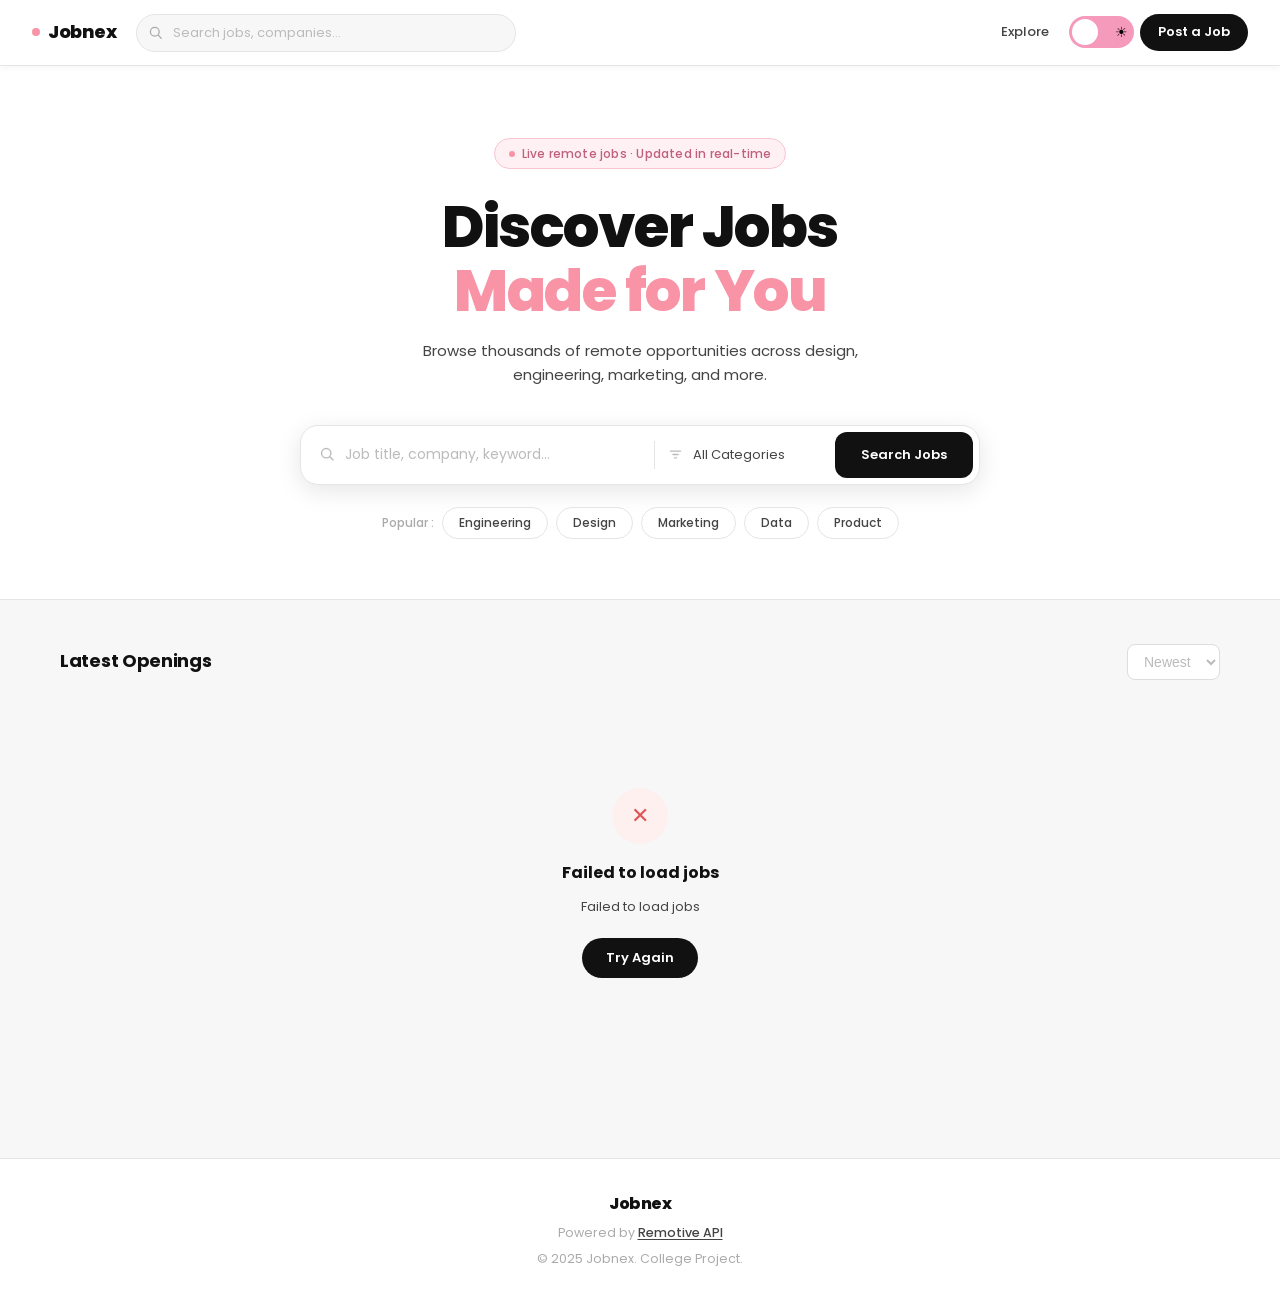
<file: index.html>
<!DOCTYPE html>
<html lang="en">
<head>
  <meta charset="UTF-8" />
  <meta name="viewport" content="width=device-width, initial-scale=1.0"/>
  <title>Jobnex — Remote Job Discovery</title>

  <link rel="stylesheet" href="css/style.css" />

  <link href="https://fonts.googleapis.com/css2?family=Poppins:wght@300;400;500;600;700;800&display=swap" rel="stylesheet"/>
</head>
<body>

  <nav class="navbar">
    <div class="nav-inner">

      <a class="nav-logo" href="#">
        <span class="logo-dot"></span>
        Jobnex
      </a>

      <div class="nav-search-wrap">
        <svg class="nav-search-icon" viewBox="0 0 20 20" fill="none">
          <circle cx="8.5" cy="8.5" r="5.5" stroke="currentColor" stroke-width="1.6"/>
          <path d="M13 13l3.5 3.5" stroke="currentColor" stroke-width="1.6" stroke-linecap="round"/>
        </svg>
        <input
        id="navSearchInput"
        type="text"
        class="nav-search-input"
        placeholder="Search jobs, companies…"
        autocomplete="off"
        oninput="searchJobs()"
        />
      </div>

      <div class="nav-right">
        <a href="#" class="nav-link">Explore</a>
        <label class="theme-toggle">
          <input type="checkbox" id="themeSwitch">
          <span class="slider">
            <span class="icon sun">  ⏾</span>
            <span class="icon moon">☀︎  </span>
          </span>
        </label>
        <a href="post-job.html" class="nav-cta">Post a Job</a>
      </div>

    </div>
  </nav>

  <section class="hero">
    <div class="hero-inner">

      <span class="hero-badge">
        <span class="badge-dot"></span>
        Live remote jobs · Updated in real-time
      </span>

      <h1 class="hero-title">
        Discover Jobs<br/>
        <span class="hero-title-accent">Made for You</span>
      </h1>

      <p class="hero-desc">
        Browse thousands of remote opportunities across design, engineering, marketing, and more.
      </p>

      <div class="hero-search">
        <div class="search-field">
          <svg class="field-icon" viewBox="0 0 20 20" fill="none">
            <circle cx="8.5" cy="8.5" r="5.5" stroke="currentColor" stroke-width="1.7"/>
            <path d="M13 13l3.5 3.5" stroke="currentColor" stroke-width="1.7" stroke-linecap="round"/>
          </svg>
          <input
            id="searchInput"
            type="text"
            class="search-input"
            placeholder="Job title, company, keyword…"
            autocomplete="off"
          />
        </div>

        <div class="search-divider"></div>

        <div class="search-field search-field--select">
          <svg class="field-icon" viewBox="0 0 20 20" fill="none">
            <path d="M4 6h12M7 10h6M9 14h2" stroke="currentColor" stroke-width="1.7" stroke-linecap="round"/>
          </svg>
          <select id="categoryFilter" class="search-select">
            <option value="">All Categories</option>
            <option value="software-dev">Software Dev</option>
            <option value="marketing">Marketing</option>
            <option value="design">Design</option>
            <option value="customer-support">Customer Support</option>
            <option value="sales">Sales</option>
            <option value="product">Product</option>
            <option value="data">Data</option>
            <option value="devops">DevOps / Sysadmin</option>
            <option value="finance">Finance / Legal</option>
            <option value="writing">Writing</option>
            <option value="qa">QA</option>
            <option value="hr">HR</option>
          </select>
        </div>

        <button class="search-btn" id="searchBtn">
          Search Jobs
        </button>
      </div>

      <div class="quick-filters">
        <span class="qf-label">Popular :</span>
        <button class="qf-pill" data-cat="software-dev">Engineering</button>
        <button class="qf-pill" data-cat="design">Design</button>
        <button class="qf-pill" data-cat="marketing">Marketing</button>
        <button class="qf-pill" data-cat="data">Data</button>
        <button class="qf-pill" data-cat="product">Product</button>
      </div>

    </div>
  </section>

  <main class="main-content">
    <div class="main-inner">

      <div class="results-header" id="resultsHeader">
        <div class="results-left">
          <h2 class="results-title">Latest Openings</h2>
          <span class="results-count" id="jobCount"></span>
        </div>
        <select id="sortOption" class="results-note" onchange="searchJobs()">
          <option value="newest">Newest</option>
          <option value="oldest">Oldest</option>
        </select>
      </div>

      <div class="loading-state" id="loadingState">
        <div class="skeleton-grid">
          <div class="skeleton-card"><div class="sk-logo"></div><div class="sk-line sk-line--lg"></div><div class="sk-line sk-line--md"></div><div class="sk-tags"><div class="sk-tag"></div><div class="sk-tag"></div></div></div>
          <div class="skeleton-card"><div class="sk-logo"></div><div class="sk-line sk-line--lg"></div><div class="sk-line sk-line--md"></div><div class="sk-tags"><div class="sk-tag"></div><div class="sk-tag"></div></div></div>
          <div class="skeleton-card"><div class="sk-logo"></div><div class="sk-line sk-line--lg"></div><div class="sk-line sk-line--md"></div><div class="sk-tags"><div class="sk-tag"></div><div class="sk-tag"></div></div></div>
          <div class="skeleton-card"><div class="sk-logo"></div><div class="sk-line sk-line--lg"></div><div class="sk-line sk-line--md"></div><div class="sk-tags"><div class="sk-tag"></div><div class="sk-tag"></div></div></div>
          <div class="skeleton-card"><div class="sk-logo"></div><div class="sk-line sk-line--lg"></div><div class="sk-line sk-line--md"></div><div class="sk-tags"><div class="sk-tag"></div><div class="sk-tag"></div></div></div>
          <div class="skeleton-card"><div class="sk-logo"></div><div class="sk-line sk-line--lg"></div><div class="sk-line sk-line--md"></div><div class="sk-tags"><div class="sk-tag"></div><div class="sk-tag"></div></div></div>
        </div>
      </div>

      <div class="error-state hidden" id="errorState">
        <div class="state-icon state-icon--error">✕</div>
        <h3>Failed to load jobs</h3>
        <p id="errorMessage">Please check your connection and try again.</p>
        <button class="retry-btn" id="retryBtn">Try Again</button>
      </div>

      <div class="empty-state hidden" id="emptyState">
        <div class="state-icon">⊘</div>
        <h3>No jobs found</h3>
        <p>Try different keywords or browse all categories.</p>
      </div>

      <div class="jobs-grid" id="jobsGrid"></div>

    </div>
  </main>

  <footer class="site-footer">
    <div class="footer-inner">
      <span class="footer-logo">Jobnex</span>
      <p>Powered by <a href="https://remotive.com" target="_blank">Remotive API</a></p>
      <p class="footer-copy">© 2025 Jobnex. College Project.</p>
    </div>
  </footer>

   <script type="module" src="js/main.js"></script>
</body>
</html>
</file>
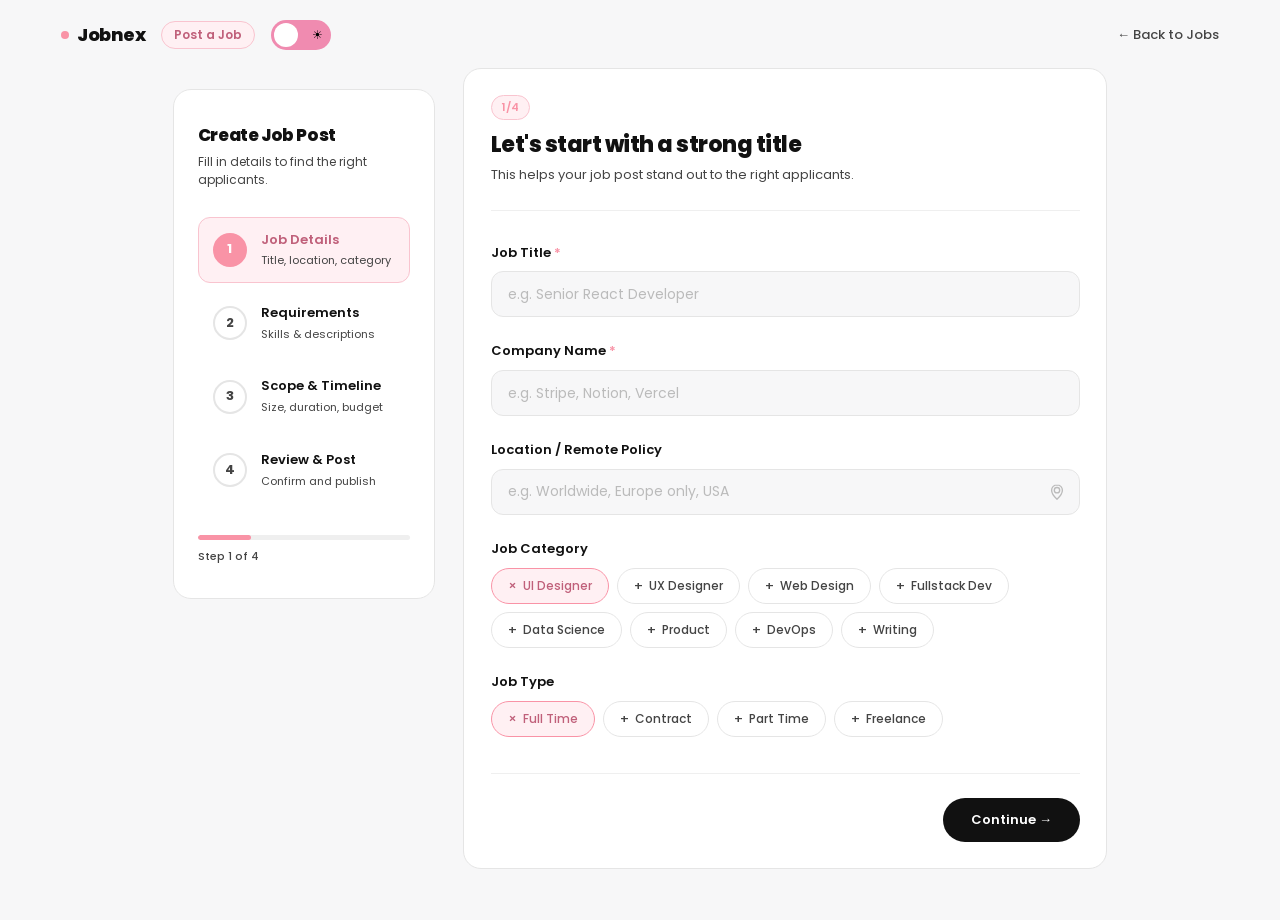
<file: post-job.html>
<!DOCTYPE html>
<html lang="en">
<head>
  <meta charset="UTF-8"/>
  <meta name="viewport" content="width=device-width, initial-scale=1.0"/>
  <title>Post a Job — Jobnex</title>
  <link rel="stylesheet" href="css/post-job.css"/>
  <link href="https://fonts.googleapis.com/css2?family=Poppins:wght@300;400;500;600;700;800&display=swap" rel="stylesheet"/>
</head>
<body>

  <div class="nav-inner">
    <a class="nav-logo" href="index.html">
      <span class="logo-dot"></span>
      Jobnex
    </a>

    <span class="nav-tag">Post a Job</span>

    <label class="theme-toggle">
      <input type="checkbox" id="themeSwitch">
      <span class="slider">
        <span class="icon sun">⏾</span>
        <span class="icon moon">☀︎</span>
      </span>
    </label>
    <a href="index.html" class="nav-back">← Back to Jobs</a>
  </div>
 
  <div class="page-wrap">

    <aside class="sidebar">
      <h2 class="sidebar-title">Create Job Post</h2>
      <p class="sidebar-sub">Fill in details to find the right applicants.</p>
 
      <ul class="steps-list">
        <li class="step active" data-step="1">
          <div class="step-circle">1</div>
          <div class="step-info">
            <span class="step-label">Job Details</span>
            <span class="step-desc">Title, location, category</span>
          </div>
        </li>
        <li class="step" data-step="2">
          <div class="step-circle">2</div>
          <div class="step-info">
            <span class="step-label">Requirements</span>
            <span class="step-desc">Skills & descriptions</span>
          </div>
        </li>
        <li class="step" data-step="3">
          <div class="step-circle">3</div>
          <div class="step-info">
            <span class="step-label">Scope & Timeline</span>
            <span class="step-desc">Size, duration, budget</span>
          </div>
        </li>
        <li class="step" data-step="4">
          <div class="step-circle">4</div>
          <div class="step-info">
            <span class="step-label">Review & Post</span>
            <span class="step-desc">Confirm and publish</span>
          </div>
        </li>
      </ul>
 
      <div class="progress-wrap">
        <div class="progress-bar">
          <div class="progress-fill" id="progressFill"></div>
        </div>
        <span class="progress-label" id="progressLabel">Step 1 of 4</span>
      </div>
    </aside>
 
    <main class="form-area">
 
      <section class="form-step active" id="step1">
        <div class="step-header">
          <span class="step-counter">1/4</span>
          <h1 class="step-title">Let's start with a strong title</h1>
          <p class="step-hint">This helps your job post stand out to the right applicants.</p>
        </div>
 
        <div class="form-group">
          <label class="form-label">Job Title <span class="req">*</span></label>
          <input type="text" class="form-input" id="jobTitle" placeholder="e.g. Senior React Developer"/>
        </div>
 
        <div class="form-group">
          <label class="form-label">Company Name <span class="req">*</span></label>
          <input type="text" class="form-input" id="companyName" placeholder="e.g. Stripe, Notion, Vercel"/>
        </div>
 
        <div class="form-group">
          <label class="form-label">Location / Remote Policy</label>
          <div class="input-icon-wrap">
            <input type="text" class="form-input" id="jobLocation" placeholder="e.g. Worldwide, Europe only, USA"/>
            <svg class="input-icon" viewBox="0 0 20 20" fill="none">
              <circle cx="10" cy="8" r="3" stroke="currentColor" stroke-width="1.5"/>
              <path d="M10 2C6.686 2 4 4.686 4 8c0 4.5 6 10 6 10s6-5.5 6-10c0-3.314-2.686-6-6-6z" stroke="currentColor" stroke-width="1.5"/>
            </svg>
          </div>
        </div>
 
        <div class="form-group">
          <label class="form-label">Job Category</label>
          <div class="pills-wrap" id="categoryPills">
            <button class="pill active" data-val="software-dev">UI Designer</button>
            <button class="pill" data-val="design">UX Designer</button>
            <button class="pill" data-val="marketing">Web Design</button>
            <button class="pill" data-val="software-dev">Fullstack Dev</button>
            <button class="pill" data-val="data">Data Science</button>
            <button class="pill" data-val="product">Product</button>
            <button class="pill" data-val="devops">DevOps</button>
            <button class="pill" data-val="writing">Writing</button>
          </div>
        </div>
 
        <div class="form-group">
          <label class="form-label">Job Type</label>
          <div class="pills-wrap">
            <button class="pill active" data-val="full_time">Full Time</button>
            <button class="pill" data-val="contract">Contract</button>
            <button class="pill" data-val="part_time">Part Time</button>
            <button class="pill" data-val="freelance">Freelance</button>
          </div>
        </div>
 
        <div class="form-nav">
          <span></span>
          <button class="btn-next" onclick="goToStep(2)">Continue →</button>
        </div>
      </section>
 
      <section class="form-step" id="step2">
        <div class="step-header">
          <span class="step-counter">2/4</span>
          <h1 class="step-title">What are the main requirements?</h1>
          <p class="step-hint">This helps your job post stand out to the right applicants.</p>
        </div>
 
        <div class="form-group">
          <label class="form-label">Job Description <span class="req">*</span></label>
          <textarea class="form-textarea" id="jobDesc" placeholder="Describe the role, responsibilities, and what makes it exciting…" rows="5"></textarea>
        </div>
 
        <div class="form-group">
          <label class="form-label">Required Skills</label>
          <div class="tag-input-wrap">
            <input type="text" class="form-input" id="skillInput" placeholder="Type a skill and press Enter…"/>
            <div class="tag-list" id="tagList"></div>
          </div>
        </div>
 
        <div class="form-group">
          <label class="form-label">Popular Requirements</label>
          <div class="pills-wrap" id="reqPills">
            <button class="pill active" data-val="fulltime">Fulltime</button>
            <button class="pill active" data-val="product-team">Product Team</button>
            <button class="pill" data-val="agency">Agency</button>
            <button class="pill" data-val="startup">Startup</button>
            <button class="pill" data-val="remote">Remote First</button>
          </div>
        </div>
 
        <div class="form-group">
          <label class="form-label">Experience Level</label>
          <select class="form-select">
            <option value="">Select level…</option>
            <option>Entry Level (0–2 years)</option>
            <option>Mid Level (2–5 years)</option>
            <option>Senior Level (5+ years)</option>
            <option>Lead / Manager</option>
          </select>
        </div>
 
        <div class="form-nav">
          <button class="btn-back" onclick="goToStep(1)">← Back</button>
          <button class="btn-next" onclick="goToStep(3)">Continue →</button>
        </div>
      </section>
 
      <section class="form-step" id="step3">
        <div class="step-header">
          <span class="step-counter">3/4</span>
          <h1 class="step-title">Estimate the scope of your job</h1>
          <p class="step-hint">This helps us recommend the right applicants for your role.</p>
        </div>
 
        <div class="form-group">
          <label class="form-label">Project Size</label>
          <div class="radio-cards">
            <label class="radio-card">
              <input type="radio" name="size" value="small" checked/>
              <div class="radio-body">
                <span class="radio-title">Small</span>
                <span class="radio-desc">Quick tasks, under 1 month</span>
              </div>
            </label>
            <label class="radio-card">
              <input type="radio" name="size" value="medium"/>
              <div class="radio-body">
                <span class="radio-title">Medium</span>
                <span class="radio-desc">1–3 month projects</span>
              </div>
            </label>
            <label class="radio-card">
              <input type="radio" name="size" value="large"/>
              <div class="radio-body">
                <span class="radio-title">Large</span>
                <span class="radio-desc">Longer term or complex</span>
              </div>
            </label>
          </div>
        </div>
 
        <div class="form-group">
          <label class="form-label">Salary Range (per year)</label>
          <div class="range-row">
            <input type="text" class="form-input" placeholder="Min e.g. $60,000"/>
            <span class="range-sep">—</span>
            <input type="text" class="form-input" placeholder="Max e.g. $120,000"/>
          </div>
        </div>
 
        <div class="form-group">
          <label class="form-label">Application Deadline</label>
          <input type="date" class="form-input" id="deadline"/>
        </div>
 
        <div class="form-group">
          <label class="form-label">Company Website</label>
          <input type="url" class="form-input" placeholder="https://yourcompany.com"/>
        </div>
 
        <div class="form-nav">
          <button class="btn-back" onclick="goToStep(2)">← Back</button>
          <button class="btn-next" onclick="goToStep(4)">Continue →</button>
        </div>
      </section>
 
      <section class="form-step" id="step4">
        <div class="step-header">
          <span class="step-counter">4/4</span>
          <h1 class="step-title">Review & publish your job</h1>
          <p class="step-hint">Check everything looks good before going live.</p>
        </div>
 
        <div class="review-card">
          <div class="review-row">
            <span class="review-key">Job Title</span>
            <span class="review-val" id="rv-title">—</span>
          </div>
          <div class="review-row">
            <span class="review-key">Company</span>
            <span class="review-val" id="rv-company">—</span>
          </div>
          <div class="review-row">
            <span class="review-key">Location</span>
            <span class="review-val" id="rv-location">—</span>
          </div>
          <div class="review-row">
            <span class="review-key">Description</span>
            <span class="review-val" id="rv-desc">—</span>
          </div>
        </div>
 
        <div class="form-group" style="margin-top:24px">
          <label class="checkbox-wrap">
            <input type="checkbox" id="agreeTerms"/>
            <span class="checkbox-label">I agree to the <a href="#">Terms of Service</a> and confirm this job posting is legitimate.</span>
          </label>
        </div>
 
        <div class="form-nav">
          <button class="btn-back" onclick="goToStep(3)">← Back</button>
          <button class="btn-submit" id="submitBtn" onclick="submitForm()"> Publish Job</button>
        </div>
      </section>
 
      <section class="form-step" id="stepSuccess">
        <div class="success-wrap">
          <div class="success-icon">✓</div>
          <h2 class="success-title">Job Posted Successfully!</h2>
          <p class="success-msg">Your job is now live on Jobnex. Applicants can start applying right away.</p>
          <a href="index.html" class="btn-next" style="text-decoration:none; display:inline-block; margin-top:8px;">← Back to Jobnex</a>
        </div>
      </section>
 
    </main>
    </div>

  <script src="js/post-job.js"></script>
  
</body>
</html>
</file>
<file: css/style.css>
:root {
  --black:        #111111;
  --black-soft:   #1e1e1e;
  --black-muted:  #444444;
  --white:        #ffffff;
  --off-white:    #f7f7f8;
  --light-gray:   #efefef;
  --border:       #e5e5e5;
  --pink:         #ffb6c1;
  --pink-deep:    #f993a6;
  --pink-subtle:  #fff0f3;
  --shadow-sm:    0 2px 10px rgba(0,0,0,0.07);
  --shadow-md:    0 6px 24px rgba(0,0,0,0.10);
  --shadow-lg:    0 12px 40px rgba(0,0,0,0.13);
  --radius:       12px;
  --radius-lg:    18px;
  --radius-full:  999px;
  --transition:   0.22s cubic-bezier(0.4, 0, 0.2, 1);
  --font:         'Poppins', sans-serif;
  --nav-h:        66px;
}

*, *::before, *::after { box-sizing: border-box; margin: 0; padding: 0; }
html { scroll-behavior: smooth; -webkit-font-smoothing: antialiased; }
img  { display: block; max-width: 100%; }

body {
  font-family: var(--font);
  font-size: 14px;
  background: var(--off-white);
  color: var(--black);
  line-height: 1.6;
}

a { color: inherit; text-decoration: none; }


.navbar {
  position: sticky;
  top: 0;
  z-index: 200;
  height: var(--nav-h);
  background: var(--white);
  border-bottom: 1px solid var(--border);
  box-shadow: 0 1px 8px rgba(0,0,0,0.05);
}

.company-logo {
  width: 46px;
  height: 46px;
  border-radius: 10px;
  object-fit: contain;
  background: #fff;
  border: 1px solid #eee;
  padding: 4px;
}

.logo-placeholder {
  width: 46px;
  height: 46px;
  border-radius: 10px;
  background: linear-gradient(135deg, #ffd6de, #ffb6c1);
  display: flex;
  align-items: center;
  justify-content: center;
  font-weight: 700;
  color: #a33a55;
}
.nav-inner {
  max-width: 1280px;
  margin: 0 auto;
  height: 100%;
  padding: 0 28px;
  display: flex;
  align-items: center;
  gap: 20px;
}

.nav-logo {
  display: flex;
  align-items: center;
  gap: 8px;
  font-size: 18px;
  font-weight: 800;
  letter-spacing: -0.5px;
  color: var(--black);
  white-space: nowrap;
  flex-shrink: 0;
}

.logo-dot {
  width: 8px;
  height: 8px;
  border-radius: 50%;
  background: var(--pink-deep);
  flex-shrink: 0;
}

.nav-search-wrap {
  flex: 1;
  max-width: 380px;
  position: relative;
  display: flex;
  align-items: center;
}

.nav-search-icon {
  position: absolute;
  left: 12px;
  width: 16px;
  height: 16px;
  color: #aaa;
  pointer-events: none;
}

.nav-search-input {
  width: 100%;
  height: 38px;
  padding: 0 14px 0 36px;
  background: var(--off-white);
  border: 1.5px solid var(--border);
  border-radius: var(--radius-full);
  font-family: var(--font);
  font-size: 13px;
  color: var(--black);
  outline: none;
  transition: border-color var(--transition), box-shadow var(--transition);
}

.nav-search-input::placeholder { color: #bbb; }

.nav-search-input:focus {
  border-color: var(--pink-deep);
  box-shadow: 0 0 0 3px rgba(249, 147, 166, 0.18);
  background: var(--white);
}

.nav-right {
  margin-left: auto;
  display: flex;
  align-items: center;
  gap: 6px;
  flex-shrink: 0;
}

.nav-link {
  padding: 8px 14px;
  border-radius: var(--radius-full);
  font-size: 13px;
  font-weight: 500;
  color: var(--black-muted);
  transition: color var(--transition), background var(--transition);
}

.nav-link:hover {
  color: var(--black);
  background: var(--light-gray);
}

.nav-cta {
  padding: 8px 18px;
  background: var(--black);
  color: var(--white);
  border: none;
  border-radius: var(--radius-full);
  font-family: var(--font);
  font-size: 13px;
  font-weight: 600;
  cursor: pointer;
  transition: background var(--transition), color var(--transition), transform var(--transition);
}

.nav-cta:hover {
  background: var(--pink);
  color: var(--black);
  transform: translateY(-1px);
}

.hero {
  background: var(--white);
  border-bottom: 1px solid var(--border);
  padding: 72px 28px 60px;
}

.hero-inner {
  max-width: 720px;
  margin: 0 auto;
  text-align: center;
}

.hero-badge {
  display: inline-flex;
  align-items: center;
  gap: 7px;
  background: var(--pink-subtle);
  color: #c0607a;
  border: 1px solid #f9c4cf;
  border-radius: var(--radius-full);
  padding: 5px 14px;
  font-size: 12px;
  font-weight: 500;
  margin-bottom: 26px;
  letter-spacing: 0.2px;
}

.badge-dot {
  width: 6px;
  height: 6px;
  border-radius: 50%;
  background: var(--pink-deep);
  animation: pulse 1.8s ease infinite;
}

@keyframes pulse {
  0%, 100% { opacity: 1; transform: scale(1); }
  50%       { opacity: 0.5; transform: scale(0.8); }
}

.hero-title {
  font-size: clamp(34px, 5.5vw, 58px);
  font-weight: 800;
  line-height: 1.1;
  letter-spacing: -1.5px;
  color: var(--black);
  margin-bottom: 16px;
}

.hero-title-accent {
  color: var(--pink-deep);
}

.hero-desc {
  font-size: 15px;
  color: var(--black-muted);
  margin-bottom: 38px;
  font-weight: 400;
  max-width: 520px;
  margin-left: auto;
  margin-right: auto;
}

.hero-search {
  display: flex;
  align-items: center;
  background: var(--white);
  border: 1.5px solid var(--border);
  border-radius: var(--radius-lg);
  box-shadow: var(--shadow-md);
  overflow: hidden;
  padding: 6px;
  gap: 0;
  max-width: 680px;
  margin: 0 auto 22px;
  transition: box-shadow var(--transition), border-color var(--transition);
}

.hero-search:focus-within {
  border-color: var(--pink-deep);
  box-shadow: 0 6px 28px rgba(249, 147, 166, 0.2);
}

.search-field {
  flex: 1;
  position: relative;
  display: flex;
  align-items: center;
}

.field-icon {
  position: absolute;
  left: 12px;
  width: 17px;
  height: 17px;
  color: #bbb;
  pointer-events: none;
  flex-shrink: 0;
}

.search-input {
  width: 100%;
  height: 46px;
  padding: 0 14px 0 38px;
  background: transparent;
  border: none;
  outline: none;
  font-family: var(--font);
  font-size: 14px;
  color: var(--black);
}

.search-input::placeholder { color: #bbb; }

.search-divider {
  width: 1px;
  height: 28px;
  background: var(--border);
  flex-shrink: 0;
}

.search-field--select { flex: 0 1 180px; }

.search-select {
  width: 100%;
  height: 46px;
  padding: 0 14px 0 38px;
  background: transparent;
  border: none;
  outline: none;
  font-family: var(--font);
  font-size: 13px;
  color: var(--black-muted);
  cursor: pointer;
  appearance: none;
}

.search-select option { background: var(--white); color: var(--black); }

.search-btn {
  height: 46px;
  padding: 0 26px;
  background: var(--black);
  color: var(--white);
  border: none;
  border-radius: var(--radius);
  font-family: var(--font);
  font-size: 13px;
  font-weight: 600;
  cursor: pointer;
  white-space: nowrap;
  flex-shrink: 0;
  transition: background var(--transition), color var(--transition), transform var(--transition);
}

.search-btn:hover {
  background: var(--pink);
  color: var(--black);
  transform: translateY(-1px);
}

.search-btn:active { transform: translateY(0); }

.quick-filters {
  display: flex;
  align-items: center;
  justify-content: center;
  flex-wrap: wrap;
  gap: 8px;
}

.qf-label {
  font-size: 12px;
  font-weight: 500;
  color: #aaa;
}

.qf-pill {
  padding: 6px 16px;
  background: var(--white);
  border: 1.5px solid var(--border);
  border-radius: var(--radius-full);
  font-family: var(--font);
  font-size: 12px;
  font-weight: 500;
  color: var(--black-muted);
  cursor: pointer;
  transition: all var(--transition);
}

.qf-pill:hover,
.qf-pill.active {
  background: var(--pink-subtle);
  border-color: var(--pink-deep);
  color: #c0607a;
}

.main-content {
  padding: 44px 28px 100px;
}

.main-inner {
  max-width: 1280px;
  margin: 0 auto;
}

.results-header {
  display: flex;
  align-items: center;
  justify-content: space-between;
  margin-bottom: 28px;
  flex-wrap: wrap;
  gap: 8px;
}

.results-left {
  display: flex;
  align-items: baseline;
  gap: 10px;
}

.results-title {
  font-size: 18px;
  font-weight: 700;
  color: var(--black);
  letter-spacing: -0.3px;
}

.results-count {
  font-size: 13px;
  color: #aaa;
  font-weight: 500;
}

.results-note {
  font-size: 12px;
  color: #bbb;
  font-weight: 400;
}

.loading-state {
  display: block;
}

.skeleton-grid {
  display: grid;
  grid-template-columns: repeat(auto-fill, minmax(300px, 1fr));
  gap: 20px;
}

.skeleton-card {
  background: var(--white);
  border: 1px solid var(--border);
  border-radius: var(--radius-lg);
  padding: 24px;
  display: flex;
  flex-direction: column;
  gap: 14px;
}

@keyframes shimmer {
  0%   { background-position: -600px 0; }
  100% { background-position:  600px 0; }
}

.sk-logo,
.sk-line,
.sk-tag {
  border-radius: 8px;
  background: linear-gradient(
    90deg,
    var(--light-gray) 25%,
    #ebebeb 50%,
    var(--light-gray) 75%
  );
  background-size: 600px 100%;
  animation: shimmer 1.5s infinite linear;
}

.sk-logo {
  width: 44px;
  height: 44px;
  border-radius: 10px;
}

.sk-line { height: 12px; border-radius: 6px; }
.sk-line--lg { width: 75%; }
.sk-line--md { width: 50%; }

.sk-tags {
  display: flex;
  gap: 8px;
  margin-top: 4px;
}

.sk-tag {
  height: 24px;
  width: 72px;
  border-radius: var(--radius-full);
}

.error-state {
  text-align: center;
  padding: 80px 20px;
  display: flex;
  flex-direction: column;
  align-items: center;
  gap: 12px;
  color: var(--black-muted);
}

.state-icon {
  width: 56px;
  height: 56px;
  border-radius: 50%;
  background: var(--light-gray);
  display: flex;
  align-items: center;
  justify-content: center;
  font-size: 22px;
  margin-bottom: 4px;
}

.state-icon--error { background: #fff0f0; color: #e05555; }

.error-state h3,
.empty-state h3 { font-size: 16px; font-weight: 700; color: var(--black); }
.error-state p,
.empty-state p  { font-size: 13px; }

.retry-btn {
  margin-top: 8px;
  padding: 10px 24px;
  background: var(--black);
  color: var(--white);
  border: none;
  border-radius: var(--radius-full);
  font-family: var(--font);
  font-size: 13px;
  font-weight: 600;
  cursor: pointer;
  transition: background var(--transition), color var(--transition);
}

.retry-btn:hover {
  background: var(--pink);
  color: var(--black);
}

.empty-state {
  text-align: center;
  padding: 80px 20px;
  display: flex;
  flex-direction: column;
  align-items: center;
  gap: 12px;
  color: var(--black-muted);
}

.jobs-grid {
  display: grid;
  grid-template-columns: repeat(auto-fill, minmax(300px, 1fr));
  gap: 20px;
}

.job-card {
  background: var(--white);
  border: 1.5px solid var(--border);
  border-radius: var(--radius-lg);
  padding: 24px;
  display: flex;
  flex-direction: column;
  gap: 16px;
  cursor: pointer;
  transition:
    transform      var(--transition),
    box-shadow     var(--transition),
    border-color   var(--transition);
  animation: fadeUp 0.35s ease both;
}

.job-card:hover {
  transform: translateY(-5px);
  box-shadow: 0 10px 32px rgba(0,0,0,0.10);
  border-color: var(--pink-deep);
}

@keyframes fadeUp {
  from { opacity: 0; transform: translateY(14px); }
  to   { opacity: 1; transform: translateY(0); }
}

.card-header {
  display: flex;
  align-items: flex-start;
  gap: 14px;
}

.company-logo {
  width: 46px;
  height: 46px;
  border-radius: 10px;
  object-fit: contain;
  background: var(--off-white);
  border: 1px solid var(--border);
  padding: 4px;
  flex-shrink: 0;
}

.logo-placeholder {
  width: 46px;
  height: 46px;
  border-radius: 10px;
  background: var(--pink-subtle);
  border: 1px solid #f9c4cf;
  display: flex;
  align-items: center;
  justify-content: center;
  font-size: 17px;
  font-weight: 700;
  color: var(--pink-deep);
  flex-shrink: 0;
}

.card-title-group { flex: 1; min-width: 0; }

.job-title {
  font-size: 14px;
  font-weight: 700;
  line-height: 1.35;
  color: var(--black);
  display: -webkit-box;
  -webkit-line-clamp: 2;
  line-clamp: 2;
  -webkit-box-orient: vertical;
  overflow: hidden;
  margin-bottom: 3px;
}

.company-name {
  font-size: 12.5px;
  color: var(--black-muted);
  font-weight: 500;
  white-space: nowrap;
  overflow: hidden;
  text-overflow: ellipsis;
}

.card-meta {
  display: flex;
  flex-wrap: wrap;
  gap: 7px;
}

.tag {
  display: inline-flex;
  align-items: center;
  padding: 4px 11px;
  border-radius: var(--radius-full);
  font-size: 11px;
  font-weight: 600;
  letter-spacing: 0.2px;
  border: 1px solid transparent;
}

.tag-type {
  background: #f0f0f0;
  color: var(--black-soft);
  border-color: #e0e0e0;
}

.tag-location {
  background: var(--off-white);
  color: var(--black-muted);
  border-color: var(--border);
}

.tag-category {
  background: var(--pink-subtle);
  color: #c0607a;
  border-color: #f9c4cf;
}

.card-footer {
  margin-top: auto;
  display: flex;
  align-items: center;
  justify-content: space-between;
  gap: 10px;
  padding-top: 14px;
  border-top: 1px solid var(--light-gray);
}

.posted-date {
  font-size: 11.5px;
  color: #bbb;
  font-weight: 500;
}

.apply-btn {
  display: inline-block;
  padding: 8px 20px;
  background: var(--black);
  color: var(--white);
  border: none;
  border-radius: var(--radius-full);
  font-family: var(--font);
  font-size: 12px;
  font-weight: 600;
  cursor: pointer;
  text-decoration: none;
  letter-spacing: 0.2px;
  transition: background var(--transition), color var(--transition), transform var(--transition);
}

.apply-btn:hover {
  background: var(--pink);
  color: var(--black);
  transform: translateY(-1px);
  text-decoration: none;
}

.site-footer {
  background: var(--white);
  border-top: 1px solid var(--border);
  padding: 32px 28px;
}

.footer-inner {
  max-width: 1280px;
  margin: 0 auto;
  display: flex;
  flex-direction: column;
  align-items: center;
  gap: 6px;
  text-align: center;
}

.footer-logo {
  font-size: 16px;
  font-weight: 800;
  color: var(--black);
  letter-spacing: -0.5px;
}

.site-footer p {
  font-size: 12.5px;
  color: #aaa;
}

.site-footer a {
  color: var(--black-muted);
  font-weight: 500;
  text-decoration: underline;
  text-underline-offset: 2px;
}

.site-footer a:hover { color: var(--pink-deep); }

.footer-copy { font-size: 12px; color: #ccc; }

.hidden { display: none !important; }

@media (max-width: 900px) {
  .nav-search-wrap { max-width: 240px; }
  .hero { padding: 52px 20px 44px; }

  .hero-search {
    flex-wrap: wrap;
    border-radius: var(--radius);
    padding: 8px;
    gap: 4px;
  }

  .search-divider { display: none; }
  .search-field,
  .search-field--select { flex: 1 1 100%; }
  .search-btn { width: 100%; justify-content: center; border-radius: var(--radius); }

  .jobs-grid,
  .skeleton-grid { grid-template-columns: repeat(2, 1fr); }
}

@media (max-width: 600px) {
  .nav-search-wrap { display: none; }
  .nav-right .nav-link { display: none; }

  .hero-title { letter-spacing: -1px; }
  .hero-desc  { font-size: 14px; }

  .main-content { padding: 28px 16px 60px; }

  .jobs-grid,
  .skeleton-grid { grid-template-columns: 1fr; }

  .card-footer { flex-direction: column; align-items: flex-start; }
  .apply-btn   { width: 100%; text-align: center; }
}


/*Sort dropdown -------------------------------------*/
.results-note {
  padding: 8px 12px;
  border-radius: 8px;
  border: 1px solid #ddd;
  background: white;
  font-size: 14px;
  cursor: pointer;
}
body.dark .results-note {
  background: #1e1e1e;
  color: white;
  border: 1px solid #444;
}


/*Theme toggle -------------------------------------*/
.theme-toggle {
position: relative;
width: 65px;
height: 32px;
}

.theme-toggle input {
opacity: 0;
width: 0;
height: 0;
}

.slider {
position: absolute;
cursor: pointer;
background-color: #f69abb;
border-radius: 50px;
top: 0;
left: 0;
right: 0;
bottom: 0;
transition: 0.3s;
display: flex;
align-items: center;
justify-content: space-between;
padding: 0 6px;
font-size: 14px;
}

.slider::before {
content: "";
position: absolute;
height: 26px;
width: 26px;
left: 3px;
top: 3px;
background-color: white;
border-radius: 50%;
transition: 0.3s;
z-index: 2;
}

.icon {
z-index: 1;
pointer-events: none;
}

.sun {
color: #fff;
}

.moon {
color: #000;
}

input:checked + .slider {
background-color: #090909;
box-shadow: 0 0 10px rgba(233, 227, 227, 0.5);
}

input:checked + .slider::before {
transform: translateX(32px);
background-color: white;
}


/* DARK MODE STYLES ----------------------------------------*/

body.dark {
background: #0f0f0f;
color: #ffffff;
}

body.dark .navbar {
background: #1a1a1a;
border-bottom: 1px solid #2a2a2a;
}

body.dark .nav-logo {
color: #ffffff;
}

body.dark .nav-link {
color: #cccccc;
}
body.dark .nav-link:hover {
color: #ffffff;
background: #090909;
box-shadow: 0 0 10px rgba(127, 118, 118, 0.5);
}
body.dark .nav-search-input::placeholder {
  color: #010101;
  opacity: 0.7;
}

body.dark .nav-search-input {
background: #fdfbfb;
color: #090909;
border: 1px solid #f3eeee;
}
body.dark .nav-search-input.hover{
  border: 10px solid #f3eeee;
  box-shadow: 0 0 10px rgba(127, 118, 118, 0.5);
}
body.dark .nav-cta{
  box-shadow: 0 0 10px rgba(127, 118, 118, 0.5);
}

body.dark .hero {
background: #121212;
}

body.dark .hero-title {
color: #ffffff;
}

body.dark .hero-desc {
color: #aaaaaa;
}
body.dark .search-input::placeholder {
  color: #090808;
  opacity: 0.7;
}
body.dark .search-input,
body.dark .search-select {
color: #050404;
}
body.dark .search-btn {
background: #fb77a8;
color: #ffffff;
}
body.dark .search-btn:hover {
background: #f26192;
}
body.dark .job-card {
background: #1e1e1e;
border: 1px solid #2a2a2a;
}

body.dark .job-title {
color: #ffffff;
}

body.dark .company-name {
color: #bbbbbb;
}

body.dark .tag {
background: #2a2a2a;
color: #dddddd;
}

body.dark .card-footer {
border-top: 1px solid #2a2a2a;
}

body.dark .posted-date {
color: #999;
}

body.dark .apply-btn {
background: #ee6a96;
color: #ffffff;
}

body.dark .apply-btn:hover {
background: #ee6a96;
}

body.dark .site-footer {
background: #1a1a1a;
border-top: 1px solid #2a2a2a;
}

body.dark .footer-logo {
color: #ffffff;
}

body.dark .site-footer p {
color: #aaaaaa;
}

body.dark .site-footer a {
color: #dddddd;
}



/* GLOBAL RESPONSIVE -------------------------------------*/
html, body {
  width: 100%;
  overflow-x: hidden;
}
.container,
.nav-inner,
.main-inner,
.hero-inner {
  width: 100%;
  max-width: 1280px;
  margin: 0 auto;
  padding: 0 1rem;
}
img, video {
  max-width: 100%;
  height: auto;
}
input,
select,
textarea,
button {
  max-width: 100%;
  font-size: 1rem;
}
.flex {
  display: flex;
  flex-wrap: wrap;
}
.grid {
  display: grid;
  gap: 1rem;
}



/*RESPONSIVE TYPOGRAPHY--------------------------*/
h1 { font-size: clamp(1.8rem, 5vw, 3.5rem); }
h2 { font-size: clamp(1.5rem, 4vw, 2.5rem); }
h3 { font-size: clamp(1.2rem, 3vw, 2rem); }
p {
  font-size: clamp(0.9rem, 2.5vw, 1rem);
}
.section {
  padding: clamp(2rem, 5vw, 4rem) 1rem;
}
.auto-grid {
  display: grid;
  grid-template-columns: repeat(auto-fit, minmax(250px, 1fr));
  gap: 1rem;
}



/* Tablet-------------------------------------- */
@media (min-width: 48em) {
  .container,
  .nav-inner,
  .main-inner {
    padding: 0 1.5rem;
  }
}



/* Desktop-------------------------------------- */
@media (min-width: 64em) {
  .container,
  .nav-inner,
  .main-inner {
    padding: 0 2rem;
  }
}
</file>
<file: css/post-job.css>
:root {
  --black:       #111111;
  --black-soft:  #1e1e1e;
  --black-muted: #444444;
  --white:       #ffffff;
  --off-white:   #f7f7f8;
  --light-gray:  #efefef;
  --border:      #e5e5e5;
  --pink:        #ffb6c1;
  --pink-deep:   #f993a6;
  --pink-subtle: #fff0f3;
  --pink-border: #f9c4cf;
  --radius:      12px;
  --radius-lg:   18px;
  --radius-full: 999px;
  --transition:  0.22s cubic-bezier(0.4, 0, 0.2, 1);
  --font:        'Poppins', sans-serif;
  --nav-h:       64px;
  --sidebar-w:   300px;
}

*, *::before, *::after { box-sizing: border-box; margin: 0; padding: 0; }
html { scroll-behavior: smooth; -webkit-font-smoothing: antialiased; }

body {
  font-family: var(--font);
  font-size: 14px;
  background: var(--off-white);
  color: var(--black);
  line-height: 1.6;
  min-height: 100vh;
}

a { color: var(--black); text-decoration: none; }

.navbar {
  position: sticky;
  top: 0;
  z-index: 100;
  height: var(--nav-h);
  background: var(--white);
  border-bottom: 1px solid var(--border);
  box-shadow: 0 1px 8px rgba(0,0,0,0.05);
}

.nav-inner {
  max-width: 1200px;
  margin: 0 auto;
  height: 100%;
  padding: 0 28px;
  display: flex;
  align-items: center;
  gap: 16px;
}

.nav-logo {
  display: flex;
  align-items: center;
  gap: 8px;
  font-size: 18px;
  font-weight: 800;
  letter-spacing: -0.5px;
  color: var(--black);
  flex-shrink: 0;
}

.logo-dot {
  width: 8px;
  height: 8px;
  border-radius: 50%;
  background: var(--pink-deep);
}

.nav-tag {
  font-size: 12px;
  font-weight: 600;
  background: var(--pink-subtle);
  color: #c0607a;
  border: 1px solid var(--pink-border);
  border-radius: var(--radius-full);
  padding: 3px 12px;
}

.nav-back {
  margin-left: auto;
  font-size: 13px;
  font-weight: 500;
  color: var(--black-muted);
  transition: color var(--transition);
}

.nav-back:hover { color: var(--pink-deep); }

.page-wrap {
  max-width: 1100px;
  margin: 40px auto 80px;
  padding: 0 24px;
  display: grid;
  grid-template-columns: var(--sidebar-w) 1fr;
  gap: 32px;
  align-items: start;
}

.sidebar {
  background: var(--white);
  border: 1.5px solid var(--border);
  border-radius: var(--radius-lg);
  padding: 32px 24px;
  position: sticky;
  top: calc(var(--nav-h) + 24px);
}

.sidebar-title {
  font-size: 17px;
  font-weight: 800;
  color: var(--black);
  letter-spacing: -0.4px;
  margin-bottom: 4px;
}

.sidebar-sub {
  font-size: 12px;
  color: var(--black-muted);
  margin-bottom: 28px;
  line-height: 1.5;
}



/* STEPS LIST --------------------------------------*/
.steps-list {
  list-style: none;
  display: flex;
  flex-direction: column;
  gap: 6px;
  margin-bottom: 32px;
}
.step {
  display: flex;
  align-items: center;
  gap: 14px;
  padding: 12px 14px;
  border-radius: var(--radius);
  cursor: pointer;
  transition: background var(--transition);
  border: 1.5px solid transparent;
}
.step:hover {
  background: var(--off-white);
}
.step.active {
  background: var(--pink-subtle);
  border-color: var(--pink-border);
}
.step.done .step-circle {
  background: var(--black);
  color: var(--white);
  border-color: var(--black);
}
.step.done .step-circle::after {
  content: "✓";
}
.step-circle {
  width: 34px;
  height: 34px;
  border-radius: 50%;
  border: 2px solid var(--border);
  background: var(--white);
  display: flex;
  align-items: center;
  justify-content: center;
  font-size: 13px;
  font-weight: 700;
  color: var(--black-muted);
  flex-shrink: 0;
  transition: all var(--transition);
}
.step.active .step-circle {
  background: var(--pink-deep);
  border-color: var(--pink-deep);
  color: var(--white);
}
.step-info {
  display: flex;
  flex-direction: column;
  gap: 2px;
}
.step-label {
  font-size: 13px;
  font-weight: 600;
  color: var(--black);
}
.step.active .step-label { color: #c0607a; }
.step-desc {
  font-size: 11px;
  color: var(--black-muted);
}
.progress-wrap {
  display: flex;
  flex-direction: column;
  gap: 8px;
}
.progress-bar {
  width: 100%;
  height: 5px;
  background: var(--light-gray);
  border-radius: var(--radius-full);
  overflow: hidden;
}
.progress-fill {
  height: 100%;
  background: var(--pink-deep);
  border-radius: var(--radius-full);
  transition: width 0.4s ease;
  width: 25%;
}
.progress-label {
  font-size: 11px;
  color: var(--black-muted);
  font-weight: 500;
}
.form-area {
  background: var(--white);
  border: 1.5px solid var(--border);
  border-radius: var(--radius-lg);
  padding: 40px 44px;
  min-height: 500px;
}
.form-step {
  display: none;
  animation: fadeIn 0.3s ease both;
}
.form-step.active {
  display: block;
}
@keyframes fadeIn {
  from { opacity: 0; transform: translateY(10px); }
  to   { opacity: 1; transform: translateY(0); }
}
.step-header {
  margin-bottom: 32px;
  padding-bottom: 24px;
  border-bottom: 1px solid var(--light-gray);
}
.step-counter {
  font-size: 11px;
  font-weight: 600;
  color: var(--pink-deep);
  background: var(--pink-subtle);
  border: 1px solid var(--pink-border);
  border-radius: var(--radius-full);
  padding: 3px 10px;
  display: inline-block;
  margin-bottom: 12px;
  letter-spacing: 0.3px;
}
.step-title {
  font-size: 22px;
  font-weight: 800;
  color: var(--black);
  letter-spacing: -0.5px;
  margin-bottom: 6px;
  line-height: 1.2;
}
.step-hint {
  font-size: 13px;
  color: var(--black-muted);
}
.form-group {
  margin-bottom: 24px;
}
.form-label {
  display: block;
  font-size: 13px;
  font-weight: 600;
  color: var(--black);
  margin-bottom: 8px;
}
.req { color: var(--pink-deep); }
.form-input {
  width: 100%;
  height: 46px;
  padding: 0 16px;
  background: var(--off-white);
  border: 1.5px solid var(--border);
  border-radius: var(--radius);
  font-family: var(--font);
  font-size: 14px;
  color: var(--black);
  outline: none;
  transition: border-color var(--transition), box-shadow var(--transition), background var(--transition);
}
.form-input::placeholder { color: #bbb; }
.form-input:focus {
  border-color: var(--pink-deep);
  box-shadow: 0 0 0 3px rgba(249, 147, 166, 0.15);
  background: var(--white);
}
.form-textarea {
  width: 100%;
  padding: 14px 16px;
  background: var(--off-white);
  border: 1.5px solid var(--border);
  border-radius: var(--radius);
  font-family: var(--font);
  font-size: 14px;
  color: var(--black);
  outline: none;
  resize: vertical;
  line-height: 1.6;
  transition: border-color var(--transition), box-shadow var(--transition);
}
.form-textarea::placeholder { color: #bbb; }
.form-textarea:focus {
  border-color: var(--pink-deep);
  box-shadow: 0 0 0 3px rgba(249, 147, 166, 0.15);
  background: var(--white);
}
.form-select {
  width: 100%;
  height: 46px;
  padding: 0 16px;
  background: var(--off-white);
  border: 1.5px solid var(--border);
  border-radius: var(--radius);
  font-family: var(--font);
  font-size: 14px;
  color: var(--black);
  outline: none;
  cursor: pointer;
  appearance: none;
  background-image: url("data:image/svg+xml,%3Csvg xmlns='http://www.w3.org/2000/svg' width='12' height='8' viewBox='0 0 12 8'%3E%3Cpath d='M1 1l5 5 5-5' stroke='%23aaa' stroke-width='1.5' fill='none' stroke-linecap='round'/%3E%3C/svg%3E");
  background-repeat: no-repeat;
  background-position: right 16px center;
  transition: border-color var(--transition);
}

.form-select:focus { border-color: var(--pink-deep); }
.input-icon-wrap {
  position: relative;
}
.input-icon-wrap .form-input {
  padding-right: 42px;
}
.input-icon {
  position: absolute;
  right: 14px;
  top: 50%;
  transform: translateY(-50%);
  width: 18px;
  height: 18px;
  color: #bbb;
  pointer-events: none;
}
.pills-wrap {
  display: flex;
  flex-wrap: wrap;
  gap: 8px;
}
.pill {
  padding: 7px 16px;
  border-radius: var(--radius-full);
  border: 1.5px solid var(--border);
  background: var(--white);
  font-family: var(--font);
  font-size: 12px;
  font-weight: 500;
  color: var(--black-muted);
  cursor: pointer;
  transition: all var(--transition);
  display: flex;
  align-items: center;
  gap: 6px;
}
.pill::before { content: "+"; font-size: 13px; }
.pill:hover {
  border-color: var(--pink-deep);
  color: #c0607a;
  background: var(--pink-subtle);
}
.pill.active {
  background: var(--pink-subtle);
  border-color: var(--pink-deep);
  color: #c0607a;
}
.pill.active::before { content: "×"; }

.tag-input-wrap {
  display: flex;
  flex-direction: column;
  gap: 10px;
}
.tag-list {
  display: flex;
  flex-wrap: wrap;
  gap: 8px;
  min-height: 10px;
}
.skill-tag {
  display: inline-flex;
  align-items: center;
  gap: 6px;
  padding: 5px 12px;
  background: var(--black);
  color: var(--white);
  border-radius: var(--radius-full);
  font-size: 12px;
  font-weight: 500;
}
.skill-tag button {
  background: none;
  border: none;
  color: rgba(255,255,255,0.7);
  cursor: pointer;
  font-size: 14px;
  line-height: 1;
  padding: 0;
  transition: color var(--transition);
}
.skill-tag button:hover { color: var(--pink); }
.radio-cards {
  display: grid;
  grid-template-columns: repeat(3, 1fr);
  gap: 12px;
}
.radio-card {
  display: flex;
  align-items: flex-start;
  gap: 12px;
  padding: 16px;
  border: 1.5px solid var(--border);
  border-radius: var(--radius);
  cursor: pointer;
  transition: all var(--transition);
  background: var(--off-white);
}
.radio-card:hover {
  border-color: var(--pink-deep);
  background: var(--pink-subtle);
}
.radio-card input[type="radio"] {
  width: 16px;
  height: 16px;
  accent-color: var(--pink-deep);
  margin-top: 2px;
  flex-shrink: 0;
  cursor: pointer;
}
.radio-card:has(input:checked) {
  border-color: var(--pink-deep);
  background: var(--pink-subtle);
}
.radio-body {
  display: flex;
  flex-direction: column;
  gap: 3px;
}
.radio-title {
  font-size: 13px;
  font-weight: 700;
  color: var(--black);
}
.radio-desc {
  font-size: 11px;
  color: var(--black-muted);
  line-height: 1.4;
}
.range-row {
  display: flex;
  align-items: center;
  gap: 12px;
}
.range-sep {
  font-size: 18px;
  color: var(--black-muted);
  flex-shrink: 0;
}
.checkbox-wrap {
  display: flex;
  align-items: flex-start;
  gap: 10px;
  cursor: pointer;
}
.checkbox-wrap input[type="checkbox"] {
  width: 18px;
  height: 18px;
  accent-color: var(--pink-deep);
  margin-top: 1px;
  flex-shrink: 0;
  cursor: pointer;
}
.checkbox-label {
  font-size: 13px;
  color: var(--black-muted);
  line-height: 1.5;
}
.checkbox-label a {
  color: var(--pink-deep);
  text-decoration: underline;
}
.review-card {
  border: 1.5px solid var(--border);
  border-radius: var(--radius);
  overflow: hidden;
}
.review-row {
  display: flex;
  gap: 16px;
  padding: 14px 18px;
  border-bottom: 1px solid var(--light-gray);
}

.review-row:last-child { border-bottom: none; }

.review-key {
  font-size: 12px;
  font-weight: 600;
  color: var(--black-muted);
  min-width: 100px;
  flex-shrink: 0;
}

.review-val {
  font-size: 13px;
  color: var(--black);
  line-height: 1.5;
}

.form-nav {
  display: flex;
  align-items: center;
  justify-content: space-between;
  margin-top: 36px;
  padding-top: 24px;
  border-top: 1px solid var(--light-gray);
}

.btn-next {
  padding: 12px 28px;
  background: var(--black);
  color: var(--white);
  border: none;
  border-radius: var(--radius-full);
  font-family: var(--font);
  font-size: 13px;
  font-weight: 600;
  cursor: pointer;
  transition: background var(--transition), color var(--transition), transform var(--transition);
}

.btn-next:hover {
  background: var(--pink);
  color: var(--black);
  transform: translateY(-1px);
}

.btn-back {
  padding: 12px 22px;
  background: transparent;
  color: var(--black-muted);
  border: 1.5px solid var(--border);
  border-radius: var(--radius-full);
  font-family: var(--font);
  font-size: 13px;
  font-weight: 500;
  cursor: pointer;
  transition: all var(--transition);
}

.btn-back:hover {
  border-color: var(--black);
  color: var(--black);
}

.btn-submit {
  padding: 12px 32px;
  background: var(--black);
  color: var(--white);
  border: none;
  border-radius: var(--radius-full);
  font-family: var(--font);
  font-size: 14px;
  font-weight: 700;
  cursor: pointer;
  transition: background var(--transition), color var(--transition), transform var(--transition);
  letter-spacing: 0.2px;
}

.btn-submit:hover {
  background: var(--pink);
  color: var(--black);
  transform: translateY(-2px);
}

.success-wrap {
  text-align: center;
  padding: 60px 20px;
  display: flex;
  flex-direction: column;
  align-items: center;
  gap: 16px;
}

.success-icon {
  width: 72px;
  height: 72px;
  border-radius: 50%;
  background: var(--pink-subtle);
  border: 2px solid var(--pink-border);
  display: flex;
  align-items: center;
  justify-content: center;
  font-size: 28px;
  color: var(--pink-deep);
  animation: popIn 0.4s cubic-bezier(0.34, 1.56, 0.64, 1);
}
@keyframes popIn {
  from { transform: scale(0); opacity: 0; }
  to   { transform: scale(1); opacity: 1; }
}
.success-title {
  font-size: 24px;
  font-weight: 800;
  color: var(--black);
  letter-spacing: -0.5px;
}

.success-msg {
  font-size: 14px;
  color: var(--black-muted);
  max-width: 380px;
  line-height: 1.6;
}

@media (max-width: 860px) {
  .page-wrap {
    grid-template-columns: 1fr;
  }

  .sidebar {
    position: static;
    padding: 24px;
  }

  .steps-list {
    flex-direction: row;
    flex-wrap: wrap;
    gap: 8px;
  }

  .step {
    flex: 1 1 140px;
    padding: 10px 12px;
  }

  .step-desc { display: none; }

  .form-area {
    padding: 28px 22px;
  }

  .radio-cards {
    grid-template-columns: 1fr;
  }
}
@media (max-width: 480px) {
  .page-wrap { padding: 0 16px; margin-top: 24px; }
  .step-title { font-size: 18px; }
  .range-row { flex-direction: column; }
  .range-sep { display: none; }
}

/* THEME TOGGLE -------------------------------------------*/
.nav-inner{
  margin-top:20px;
}
.theme-toggle {
position: relative;
width: 60px;
height: 30px;
}
.theme-toggle input {
opacity: 0;
width: 0;
height: 0;
}
.slider {
position: absolute;
cursor: pointer;
background-color: #f08bb0;
border-radius: 50px;
top: 0;
left: 0;
right: 0;
bottom: 0;
transition: 0.3s;
}
.slider::before {
content: "";
position: absolute;
height: 24px;
width: 24px;
left: 3px;
top: 3px;
background-color: white;
border-radius: 50%;
transition: 0.3s;
z-index: 2;
}
.icon {
position: absolute;
top: 50%;
transform: translateY(-50%);
font-size: 12px;
pointer-events: none;
}
.sun {
left: 8px;
color: white;
}
.moon {
right: 8px;
color: black;
}
input:checked + .slider {
background-color: #000;
box-shadow: 0 0 10px rgba(127, 118, 118, 0.5);
}
input:checked + .slider::before {
transform: translateX(30px);
}

/* DARK MODE ------------------------------------------------*/
body.dark {
background: #0f0f0f;
color: #ffffff;
}
body.dark .navbar {
background: #1a1a1a;
border-bottom: 1px solid #2a2a2a;
}
body.dark .nav-logo {
color: #ffffff;
}
body.dark .nav-back {
color: #cccccc;
}
body.dark .sidebar {
background: #1e1e1e;
border: 1px solid #2a2a2a;
}
body.dark .sidebar-title {
color: #ffffff;
}
body.dark .sidebar-sub {
color: #bbbbbb;
}
body.dark .step-label {
color: #ffffff;
}
body.dark .step-desc {
color: #aaaaaa;
}
body.dark .form-area {
background: #1e1e1e;
border: 1px solid #2a2a2a;
}
body.dark .step-title {
color: #ffffff;
}
body.dark .step-hint {
color: #aaaaaa;
}
body.dark .form-label {
color: #ffffff;
}
body.dark .form-input,
body.dark .form-textarea,
body.dark .form-select {
background: #2a2a2a;
color: #ffffff;
border: 1px solid #444;
}
body.dark .form-input::placeholder,
body.dark .form-textarea::placeholder {
color: #bbbbbb;
}
body.dark .pill {
background: #2a2a2a;
color: #cccccc;
border: 1px solid #444;
}
body.dark .radio-card {
background: #2a2a2a;
border: 1px solid #444;
}
body.dark .radio-title {
color: #ffffff;
}
body.dark .radio-desc {
color: #bbbbbb;
}
body.dark .review-card {
border: 1px solid #444;
}
body.dark .review-val {
color: #ffffff;
}
body.dark .btn-next,
body.dark .btn-submit {
background: #ff4d8d;
color: #ffffff;
}
body.dark .btn-back {
border: 1px solid #444;
color: #cccccc;
}



/* RESPONSIVE DESIGN -------------------------------------- */
.page-wrap {
  display: grid;
  grid-template-columns: 1fr;
  gap: 1.25em;       
  max-width: 68.75em;  
  margin: 1.25em auto;
  padding: 0 1em;
}
.sidebar,
.form-area {
  width: 100%;
}
.nav-inner {
  padding: 0 1em;
}
.btn-next,
.btn-submit,
.btn-back {
  width: 100%;
}
.steps-list {
  display: flex;
  flex-wrap: wrap;
  gap: 0.5em;
}
.step {
  flex: 1 1 7.5em;
}



/* TABLET ------------------------------------------------*/
@media (min-width: 48em) {
  .page-wrap {
    grid-template-columns: 15.625em 1fr;  
    gap: 1.5em;                   
  }

  .nav-inner {
    padding: 0 1.5em;  
  }

  .form-area {
    padding: 1.875em;                
  }
  .steps-list {
    flex-direction: column;
  }

  .step {
    flex: unset;
  }
  .form-nav {
    display: flex;
    justify-content: space-between;
  }

  .btn-next,
  .btn-submit,
  .btn-back {
    width: auto;
  }
}



/* DESKTOP */
@media (min-width: 64em) {  

  .page-wrap {
    grid-template-columns: 18.75em 1fr;
    gap: 2em;                      
  }
}



/* SMALL TABELT-------------------------------------- */
@media (max-width: 30em) { 

  .page-wrap {
    padding: 0 0.75em; 
  }

  .form-area {
    padding: 1.25em;  
  }

  .step-title {
    font-size: 1em;   
  }
}
</file>
